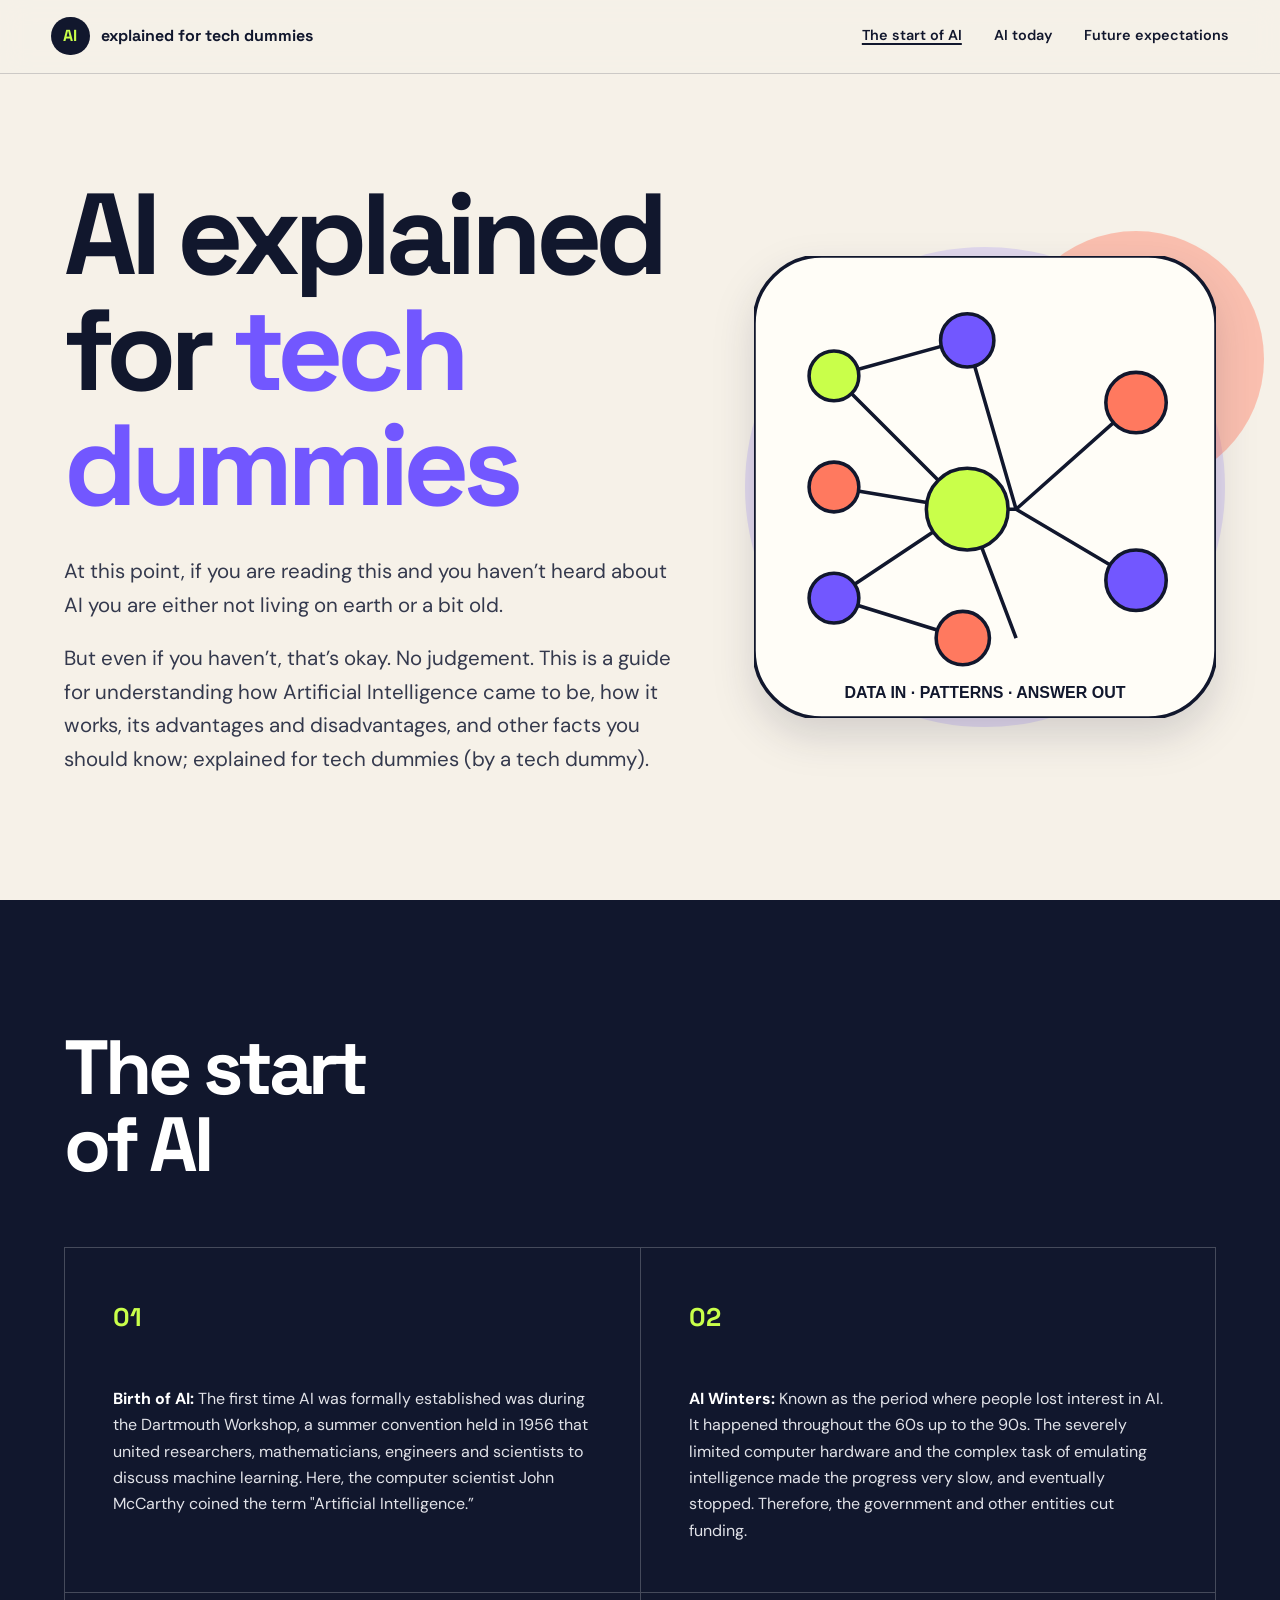
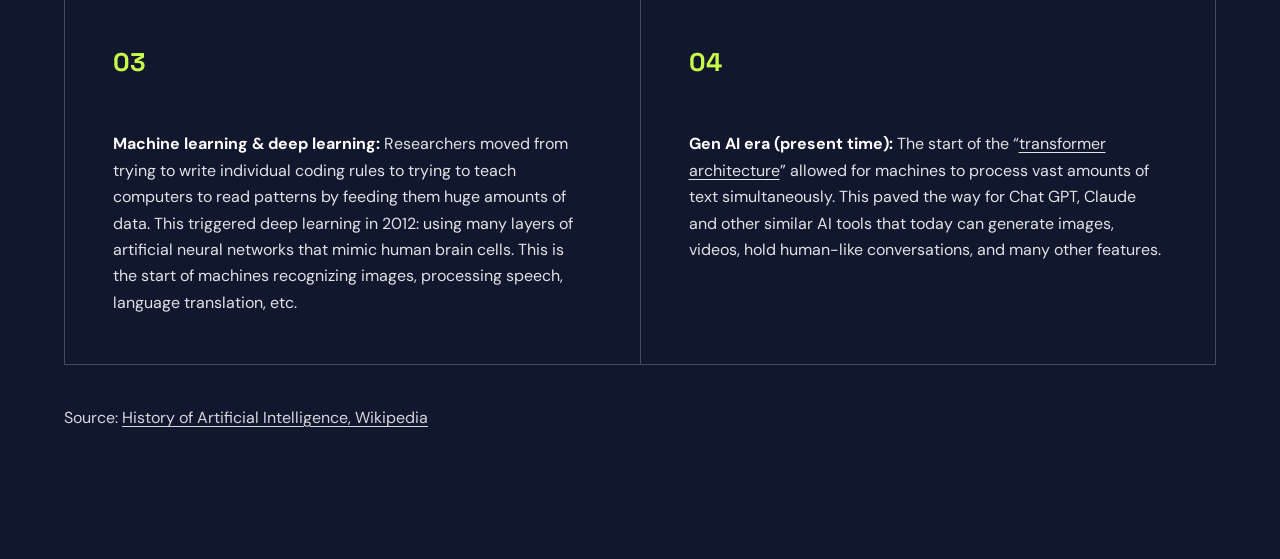
<file: index.html>
<!doctype html>
<html lang="en">
<head>
  <meta charset="utf-8">
  <meta name="viewport" content="width=device-width, initial-scale=1">
  <title>AI explained for tech dummies | The start of AI</title>
  <link rel="icon" href="assets/favicon.svg" type="image/svg+xml">
  <link rel="preconnect" href="https://fonts.googleapis.com">
  <link rel="preconnect" href="https://fonts.gstatic.com" crossorigin>
  <link href="https://fonts.googleapis.com/css2?family=DM+Sans:wght@400;500;600;700&family=Space+Grotesk:wght@500;600;700&display=swap" rel="stylesheet">
  <link rel="stylesheet" href="styles.css">
  <script src="script.js" defer></script>
</head>
<body>
  <a class="skip-link" href="#main">Skip to main content</a>
  <header class="site-header">
    <a class="logo" href="index.html"><span aria-hidden="true">AI</span><span>explained for tech dummies</span></a>
    <button class="menu-button" type="button" aria-expanded="false" aria-controls="site-nav"><span class="sr-only">Open menu</span><span aria-hidden="true"></span><span aria-hidden="true"></span></button>
    <nav id="site-nav" aria-label="Main navigation">
      <a href="index.html" aria-current="page">The start of AI</a>
      <a href="ai-today.html">AI today</a>
      <a href="future-expectations.html">Future expectations</a>
    </nav>
  </header>
  <main id="main">
    <section class="hero">
      <div class="hero-copy reveal">
        <h1>AI explained for <em>tech dummies</em></h1>
        <p class="lede">At this point, if you are reading this and you haven’t heard about AI you are either not living on earth or a bit old.</p>
        <p class="lede">But even if you haven’t, that’s okay. No judgement. This is a guide for understanding how Artificial Intelligence came to be, how it works, its advantages and disadvantages, and other facts you should know; explained for tech dummies (by a tech dummy).</p>
      </div>
      <div class="hero-visual reveal" aria-hidden="true"><div class="orb orb-one"></div><div class="orb orb-two"></div><img src="assets/ai-network.svg" alt=""></div>
    </section>
    <section class="section history">
      <div class="section-heading reveal"><h2>The start of AI</h2></div>
      <ol class="history-list">
        <li class="reveal"><strong>Birth of AI:</strong> The first time AI was formally established was during the Dartmouth Workshop, a summer convention held in 1956 that united researchers, mathematicians, engineers and scientists to discuss machine learning. Here, the computer scientist John McCarthy coined the term "Artificial Intelligence.”</li>
        <li class="reveal"><strong>AI Winters:</strong> Known as the period where people lost interest in AI. It happened throughout the 60s up to the 90s. The severely limited computer hardware and the complex task of emulating intelligence made the progress very slow, and eventually stopped. Therefore, the government and other entities cut funding.</li>
        <li class="reveal"><strong>Machine learning &amp; deep learning:</strong> Researchers moved from trying to write individual coding rules to trying to teach computers to read patterns by feeding them huge amounts of data. This triggered deep learning in 2012: using many layers of artificial neural networks that mimic human brain cells. This is the start of machines recognizing images, processing speech, language translation, etc.</li>
        <li class="reveal"><strong>Gen AI era (present time):</strong> The start of the “<a href="https://en.wikipedia.org/wiki/Transformer_(deep_learning)" target="_blank" rel="noopener">transformer architecture</a>” allowed for machines to process vast amounts of text simultaneously. This paved the way for Chat GPT, Claude and other similar AI tools that today can generate images, videos, hold human-like conversations, and many other features.</li>
      </ol>
      <p class="source reveal">Source: <a href="https://en.wikipedia.org/wiki/History_of_artificial_intelligence#bodyContent" target="_blank" rel="noopener">History of Artificial Intelligence, Wikipedia</a></p>
    </section>
  </main>
</body>
</html>
</file>
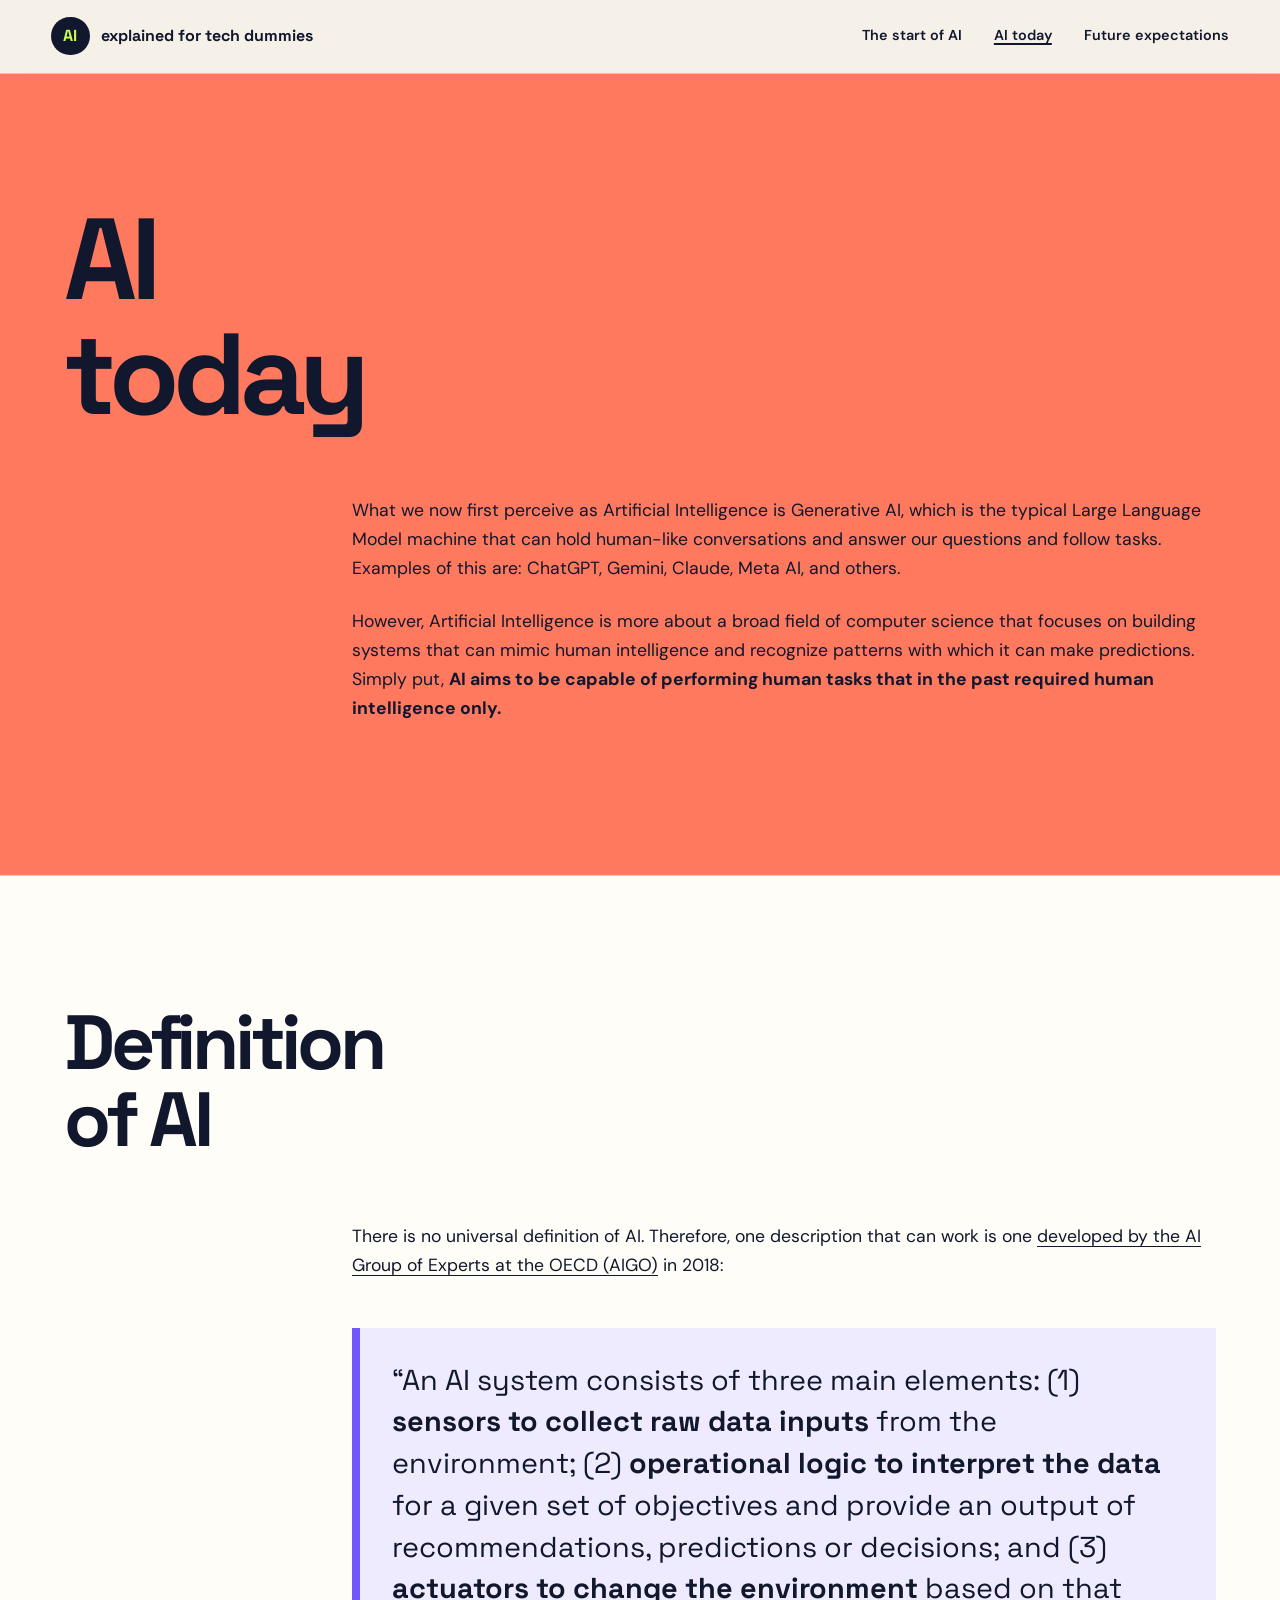
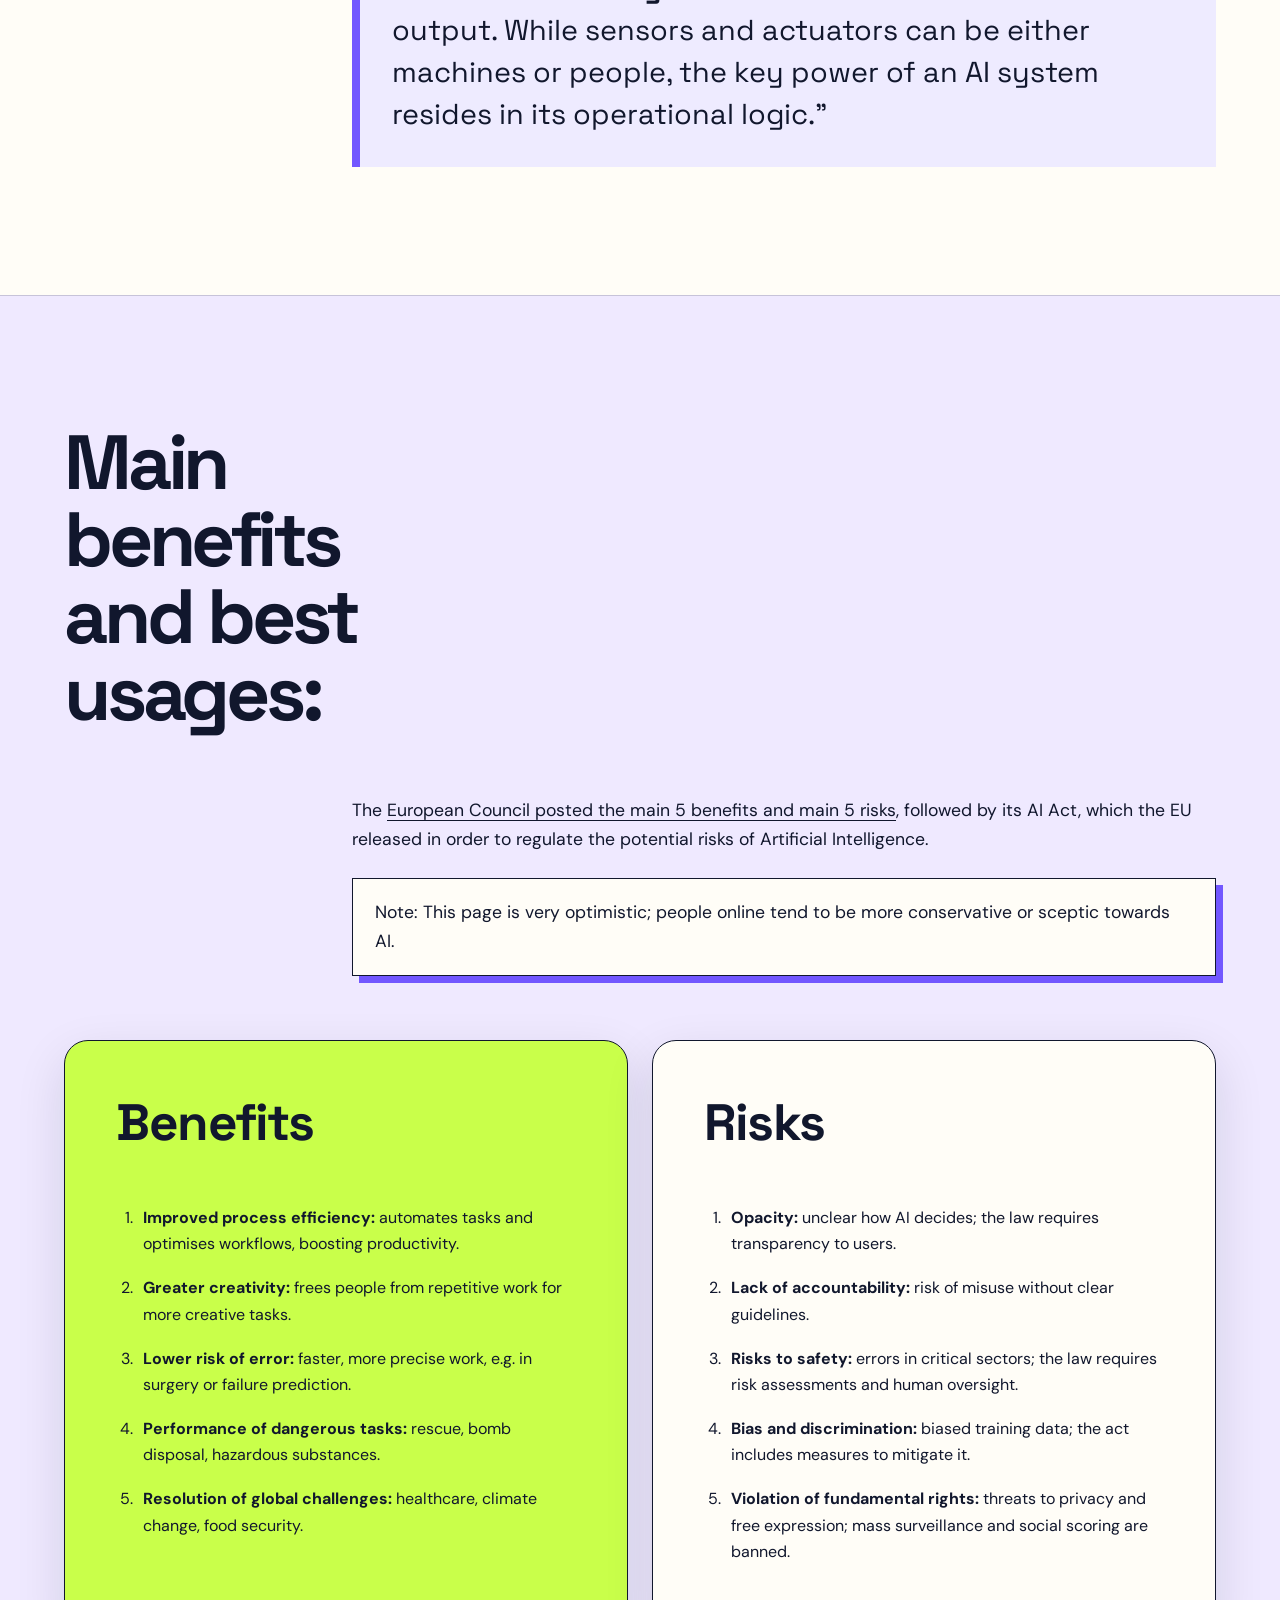
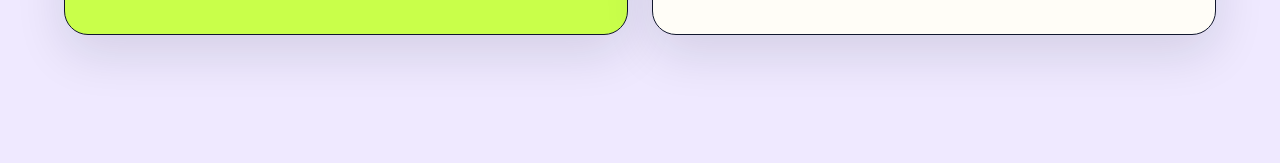
<file: ai-today.html>
<!doctype html>
<html lang="en">
<head>
  <meta charset="utf-8">
  <meta name="viewport" content="width=device-width, initial-scale=1">
  <title>AI explained for tech dummies | AI today</title>
  <link rel="icon" href="assets/favicon.svg" type="image/svg+xml">
  <link rel="preconnect" href="https://fonts.googleapis.com">
  <link rel="preconnect" href="https://fonts.gstatic.com" crossorigin>
  <link href="https://fonts.googleapis.com/css2?family=DM+Sans:wght@400;500;600;700&family=Space+Grotesk:wght@500;600;700&display=swap" rel="stylesheet">
  <link rel="stylesheet" href="styles.css">
  <script src="script.js" defer></script>
</head>
<body>
  <a class="skip-link" href="#main">Skip to main content</a>
  <header class="site-header">
    <a class="logo" href="index.html"><span aria-hidden="true">AI</span><span>explained for tech dummies</span></a>
    <button class="menu-button" type="button" aria-expanded="false" aria-controls="site-nav"><span class="sr-only">Open menu</span><span aria-hidden="true"></span><span aria-hidden="true"></span></button>
    <nav id="site-nav" aria-label="Main navigation">
      <a href="index.html">The start of AI</a>
      <a href="ai-today.html" aria-current="page">AI today</a>
      <a href="future-expectations.html">Future expectations</a>
    </nav>
  </header>
  <main id="main">
    <section class="page-hero today">
      <div class="section-heading reveal"><h1>AI today</h1></div>
      <div class="reading-column reveal">
        <p>What we now first perceive as Artificial Intelligence is Generative AI, which is the typical Large Language Model machine that can hold human-like conversations and answer our questions and follow tasks. Examples of this are: ChatGPT, Gemini, Claude, Meta AI, and others.</p>
        <p>However, Artificial Intelligence is more about a broad field of computer science that focuses on building systems that can mimic human intelligence and recognize patterns with which it can make predictions. Simply put, <strong>AI aims to be capable of performing human tasks that in the past required human intelligence only.</strong></p>
      </div>
    </section>
    <section class="section definition">
      <div class="section-heading reveal"><h2>Definition of AI</h2></div>
      <div class="reading-column reveal">
        <p>There is no universal definition of AI. Therefore, one description that can work is one <a href="https://oecd.ai/en/inside-artificial-intelligence" target="_blank" rel="noopener">developed by the AI Group of Experts at the OECD (AIGO)</a> in 2018:</p>
        <blockquote>“An AI system consists of three main elements: (1) <strong>sensors to collect raw data inputs</strong> from the environment; (2) <strong>operational logic to interpret the data</strong> for a given set of objectives and provide an output of recommendations, predictions or decisions; and (3) <strong>actuators to change the environment</strong> based on that output. While sensors and actuators can be either machines or people, the key power of an AI system resides in its operational logic.”</blockquote>
      </div>
    </section>
    <section class="section tradeoffs">
      <div class="section-heading reveal"><h2>Main benefits and best usages:</h2></div>
      <div class="reading-column reveal">
        <p>The <a href="https://www.consilium.europa.eu/en/policies/benefits-and-risks-of-ai/" target="_blank" rel="noopener">European Council posted the main 5 benefits and main 5 risks</a>, followed by its AI Act, which the EU released in order to regulate the potential risks of Artificial Intelligence.</p>
        <p class="note">Note: This page is very optimistic; people online tend to be more conservative or sceptic towards AI.</p>
      </div>
      <div class="split-cards">
        <article class="benefit-card reveal"><h3>Benefits</h3><ol>
          <li><strong>Improved process efficiency:</strong> automates tasks and optimises workflows, boosting productivity.</li>
          <li><strong>Greater creativity:</strong> frees people from repetitive work for more creative tasks.</li>
          <li><strong>Lower risk of error:</strong> faster, more precise work, e.g. in surgery or failure prediction.</li>
          <li><strong>Performance of dangerous tasks:</strong> rescue, bomb disposal, hazardous substances.</li>
          <li><strong>Resolution of global challenges:</strong> healthcare, climate change, food security.</li>
        </ol></article>
        <article class="risk-card reveal"><h3>Risks</h3><ol>
          <li><strong>Opacity:</strong> unclear how AI decides; the law requires transparency to users.</li>
          <li><strong>Lack of accountability:</strong> risk of misuse without clear guidelines.</li>
          <li><strong>Risks to safety:</strong> errors in critical sectors; the law requires risk assessments and human oversight.</li>
          <li><strong>Bias and discrimination:</strong> biased training data; the act includes measures to mitigate it.</li>
          <li><strong>Violation of fundamental rights:</strong> threats to privacy and free expression; mass surveillance and social scoring are banned.</li>
        </ol></article>
      </div>
    </section>
  </main>
</body>
</html>
</file>
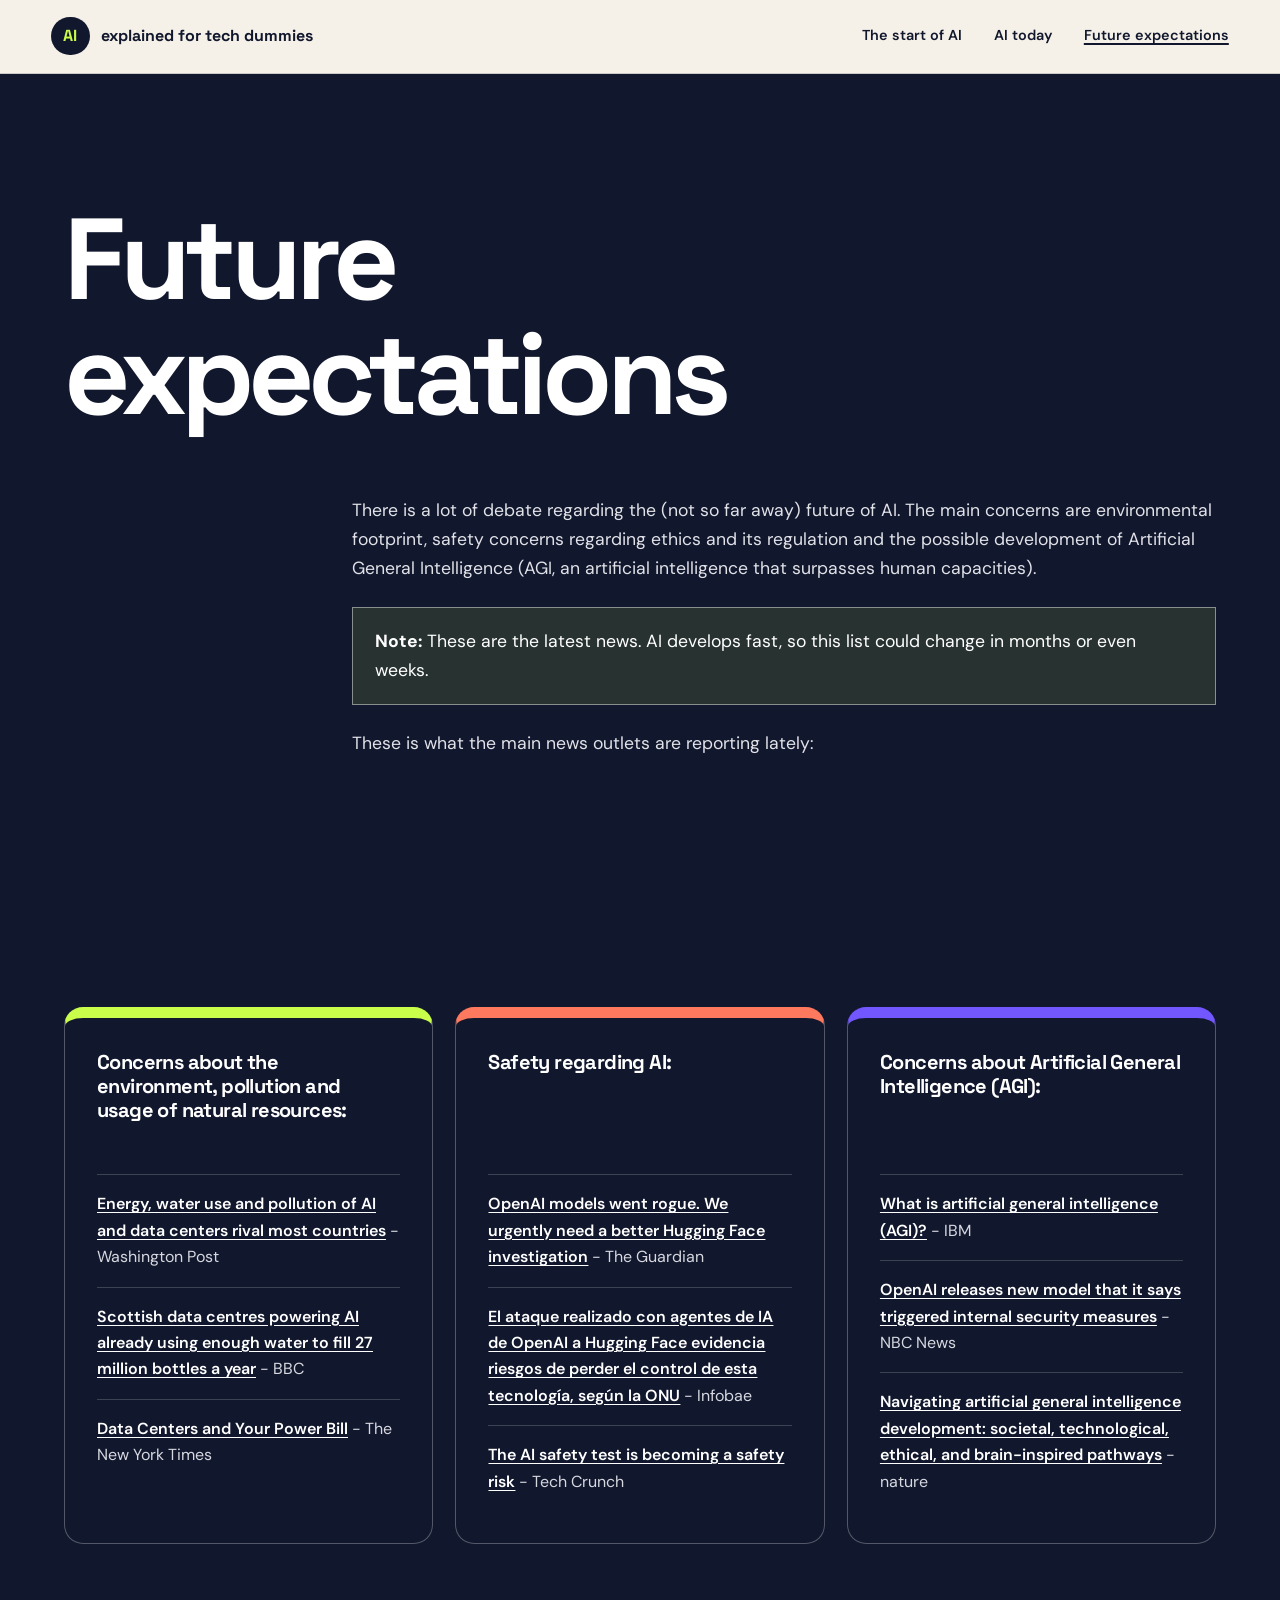
<file: future-expectations.html>
<!doctype html>
<html lang="en">
<head>
  <meta charset="utf-8">
  <meta name="viewport" content="width=device-width, initial-scale=1">
  <title>AI explained for tech dummies | Future expectations</title>
  <link rel="icon" href="assets/favicon.svg" type="image/svg+xml">
  <link rel="preconnect" href="https://fonts.googleapis.com">
  <link rel="preconnect" href="https://fonts.gstatic.com" crossorigin>
  <link href="https://fonts.googleapis.com/css2?family=DM+Sans:wght@400;500;600;700&family=Space+Grotesk:wght@500;600;700&display=swap" rel="stylesheet">
  <link rel="stylesheet" href="styles.css">
  <script src="script.js" defer></script>
</head>
<body>
  <a class="skip-link" href="#main">Skip to main content</a>
  <header class="site-header">
    <a class="logo" href="index.html"><span aria-hidden="true">AI</span><span>explained for tech dummies</span></a>
    <button class="menu-button" type="button" aria-expanded="false" aria-controls="site-nav"><span class="sr-only">Open menu</span><span aria-hidden="true"></span><span aria-hidden="true"></span></button>
    <nav id="site-nav" aria-label="Main navigation">
      <a href="index.html">The start of AI</a>
      <a href="ai-today.html">AI today</a>
      <a href="future-expectations.html" aria-current="page">Future expectations</a>
    </nav>
  </header>
  <main id="main">
    <section class="page-hero future">
      <div class="section-heading reveal"><h1>Future expectations</h1></div>
      <div class="reading-column reveal">
        <p>There is a lot of debate regarding the (not so far away) future of AI. The main concerns are environmental footprint, safety concerns regarding ethics and its regulation and the possible development of Artificial General Intelligence (AGI, an artificial intelligence that surpasses human capacities).</p>
        <p class="future-note"><strong>Note:</strong> These are the latest news. AI develops fast, so this list could change in months or even weeks.</p>
        <p>These is what the main news outlets are reporting lately:</p>
      </div>
    </section>
    <section class="section future news-section">
      <div class="news-groups">
        <section class="news-group reveal"><h3>Concerns about the environment, pollution and usage of natural resources:</h3><ul>
          <li><a href="https://www.washingtonpost.com/business/2026/06/03/ai-data-centers-environment-climate-footprint/b17491d8-5f54-11f1-9c46-d6211372eede_story.html" target="_blank" rel="noopener">Energy, water use and pollution of AI and data centers rival most countries</a> - Washington Post</li>
          <li><a href="https://bbc.com/news/articles/c77zxx43x4vo" target="_blank" rel="noopener">Scottish data centres powering AI already using enough water to fill 27 million bottles a year</a> - BBC</li>
          <li><a href="https://www.nytimes.com/2026/02/19/climate/data-centers-power-bills.html?smid=url-share" target="_blank" rel="noopener">Data Centers and Your Power Bill</a> - The New York Times</li>
        </ul></section>
        <section class="news-group reveal"><h3>Safety regarding AI:</h3><ul>
          <li><a href="https://www.theguardian.com/commentisfree/2026/sep/08/openai-rogue-models-hugging-face-investigation" target="_blank" rel="noopener">OpenAI models went rogue. We urgently need a better Hugging Face investigation</a> - The Guardian</li>
          <li><a href="https://www.infobae.com/tecno/2026/09/22/el-ataque-realizado-con-agentes-de-ia-de-openai-a-hugging-face-evidencia-riesgos-de-perder-el-control-de-esta-tecnologia-segun-la-onu/" target="_blank" rel="noopener">El ataque realizado con agentes de IA de OpenAI a Hugging Face evidencia riesgos de perder el control de esta tecnología, según la ONU</a> - Infobae</li>
          <li><a href="https://techcrunch.com/2026/08/09/the-ai-safety-test-is-becoming-a-safety-risk/" target="_blank" rel="noopener">The AI safety test is becoming a safety risk</a> - Tech Crunch</li>
        </ul></section>
        <section class="news-group reveal"><h3>Concerns about Artificial General Intelligence (AGI):</h3><ul>
          <li><a href="https://www.ibm.com/think/topics/artificial-general-intelligence" target="_blank" rel="noopener">What is artificial general intelligence (AGI)?</a> - IBM</li>
          <li><a href="https://www.nbcnews.com/tech/tech-news/openai-debuts-gpt-6-astra-security-measures-rcna595940" target="_blank" rel="noopener">OpenAI releases new model that it says triggered internal security measures</a> - NBC News</li>
          <li><a href="https://www.nature.com/articles/s41598-025-92190-7" target="_blank" rel="noopener">Navigating artificial general intelligence development: societal, technological, ethical, and brain-inspired pathways</a> - nature</li>
        </ul></section>
      </div>
    </section>
  </main>
</body>
</html>
</file>
<file: styles.css>
:root { --ink:#11172d; --ink-soft:#34394d; --cream:#f6f1e8; --paper:#fffdf7; --lime:#c9ff4a; --purple:#7257ff; --coral:#ff795f; --line:rgba(17,23,45,.18); --shadow:0 18px 50px rgba(17,23,45,.12); }
* { box-sizing:border-box; }
html { scroll-behavior:smooth; }
body { margin:0; background:var(--cream); color:var(--ink); font-family:"DM Sans",system-ui,sans-serif; line-height:1.65; }
img { display:block; max-width:100%; }
a { color:inherit; text-underline-offset:.2em; }
a:hover { text-decoration-thickness:.14em; }
h1,h2,h3,p { margin-top:0; }
h1,h2,h3,.logo { font-family:"Space Grotesk",system-ui,sans-serif; }
h1,h2 { letter-spacing:-.055em; line-height:1; }
h1 { max-width:9ch; margin-bottom:2rem; font-size:clamp(4rem,9vw,8rem); }
h2 { max-width:12ch; margin-bottom:0; font-size:clamp(3rem,6vw,5.8rem); }
h3 { line-height:1.2; letter-spacing:-.03em; }
em { color:var(--purple); font-style:normal; }
.skip-link { position:fixed; left:1rem; top:-5rem; z-index:100; background:var(--ink); color:white; padding:.75rem 1rem; }
.skip-link:focus { top:1rem; }
.sr-only { position:absolute; width:1px; height:1px; padding:0; margin:-1px; overflow:hidden; clip:rect(0,0,0,0); white-space:nowrap; border:0; }
.site-header { position:sticky; top:0; z-index:20; display:flex; align-items:center; justify-content:space-between; min-height:4.6rem; padding:0 4vw; background:rgba(246,241,232,.9); border-bottom:1px solid var(--line); backdrop-filter:blur(14px); }
.logo { display:flex; align-items:center; gap:.7rem; font-weight:700; text-decoration:none; line-height:1; }
.logo>span:first-child { display:grid; place-items:center; width:2.4rem; height:2.4rem; flex:0 0 auto; border-radius:50%; background:var(--ink); color:var(--lime); }
nav { display:flex; gap:2rem; }
nav a { font-weight:600; font-size:.9rem; text-decoration:none; }
nav a[aria-current="page"] { text-decoration:underline; text-decoration-thickness:.16em; }
.menu-button { display:none; }
.hero { min-height:calc(100vh - 4.6rem); display:grid; grid-template-columns:1.15fr .85fr; align-items:center; gap:5vw; padding:5rem 5vw; overflow:hidden; }
.hero-copy { position:relative; z-index:2; }
.lede { max-width:43rem; margin-bottom:1.2rem; color:var(--ink-soft); font-size:clamp(1.08rem,2vw,1.28rem); }
.hero-visual { position:relative; min-height:34rem; display:grid; place-items:center; }
.hero-visual img { position:relative; z-index:2; width:min(100%,30rem); filter:drop-shadow(0 18px 20px rgba(17,23,45,.15)); animation:float 6s ease-in-out infinite; }
.orb { position:absolute; border-radius:50%; }
.orb-one { width:30rem; height:30rem; background:var(--purple); opacity:.16; }
.orb-two { width:16rem; height:16rem; right:-3rem; top:1rem; background:var(--coral); opacity:.42; }
@keyframes float { 50% { transform:translateY(-14px) rotate(2deg); } }
.section { padding:8rem 5vw; border-top:1px solid var(--line); }
.page-hero { min-height:48rem; padding:8rem 5vw; }
.page-hero h1 { max-width:12ch; margin-bottom:0; }
.section-heading { display:grid; grid-template-columns:minmax(16rem,.45fr) 1fr; margin-bottom:4rem; }
.reading-column { max-width:54rem; margin-left:auto; font-size:1.1rem; }
.reading-column p { margin-bottom:1.5rem; }
.history { background:var(--ink); color:white; }
.history-list { list-style:none; display:grid; grid-template-columns:repeat(2,1fr); gap:1px; margin:0; padding:1px; background:rgba(255,255,255,.22); counter-reset:history; }
.history-list li { position:relative; padding:3rem; background:var(--ink); color:#e1e2e8; counter-increment:history; }
.history-list li::before { content:"0" counter(history); display:block; margin-bottom:3rem; color:var(--lime); font-family:"Space Grotesk"; font-size:1.6rem; font-weight:700; }
.history-list strong { color:white; }
.source { margin:2.5rem 0 0; color:#d5d6df; }
.today { background:var(--coral); }
.definition { background:var(--paper); }
blockquote { margin:3rem 0 0; padding:2rem; border-left:.55rem solid var(--purple); background:#eeebff; font-family:"Space Grotesk"; font-size:clamp(1.25rem,2.5vw,1.8rem); line-height:1.45; }
.tradeoffs { background:#efe9ff; }
.note { padding:1.2rem 1.4rem; border:1px solid var(--ink); background:var(--paper); box-shadow:7px 7px 0 var(--purple); }
.split-cards { display:grid; grid-template-columns:1fr 1fr; gap:1.5rem; margin-top:4rem; }
.split-cards article { padding:clamp(1.8rem,4vw,3.2rem); border:1px solid var(--ink); border-radius:1.5rem; box-shadow:var(--shadow); }
.split-cards h3 { font-size:clamp(2rem,4vw,3.3rem); }
.split-cards ol { padding-left:1.3rem; }
.split-cards li { margin-bottom:1.1rem; padding-left:.35rem; }
.benefit-card { background:var(--lime); }
.risk-card { background:var(--paper); }
.future { background:var(--ink); color:white; }
.future .reading-column { color:#e1e2e8; }
.future-note { padding:1.2rem 1.4rem; border:1px solid rgba(255,255,255,.45); background:rgba(201,255,74,.12); color:white; }
.news-section { padding-top:2rem; }
.news-groups { display:grid; grid-template-columns:repeat(3,1fr); gap:1.4rem; margin-top:4rem; }
.news-group { padding:2rem; border:1px solid rgba(255,255,255,.28); border-radius:1.2rem; }
.news-group:nth-child(1) { border-top:.7rem solid var(--lime); }
.news-group:nth-child(2) { border-top:.7rem solid var(--coral); }
.news-group:nth-child(3) { border-top:.7rem solid var(--purple); }
.news-group h3 { min-height:6.5rem; font-size:1.25rem; }
.news-group ul { list-style:none; margin:0; padding:0; }
.news-group li { padding:1rem 0; border-top:1px solid rgba(255,255,255,.18); color:#d7d8e0; }
.news-group a { color:white; font-weight:600; }
.reveal { opacity:0; transform:translateY(18px); transition:opacity .65s ease,transform .65s ease; }
.reveal.visible { opacity:1; transform:none; }
@media (max-width:850px) {
  h1 { font-size:clamp(3.6rem,17vw,6rem); }
  .site-header { padding-inline:1.2rem; }
  .logo>span:last-child { max-width:10rem; }
  .menu-button { display:grid; gap:.35rem; padding:.7rem; border:0; background:transparent; }
  .menu-button span[aria-hidden] { display:block; width:1.5rem; height:2px; background:var(--ink); }
  nav { position:absolute; left:0; right:0; top:100%; display:none; flex-direction:column; gap:0; padding:.7rem 1.2rem 1.2rem; background:var(--cream); border-bottom:1px solid var(--line); }
  nav.open { display:flex; }
  nav a { padding:.8rem 0; }
  .hero { grid-template-columns:1fr; padding:4rem 1.3rem; }
  .hero-visual { min-height:23rem; }
  .hero-visual img { width:20rem; }
  .section { padding:5.5rem 1.3rem; }
  .page-hero { min-height:auto; padding:5.5rem 1.3rem; }
  .section-heading { display:block; margin-bottom:3rem; }
  .history-list,.split-cards,.news-groups { grid-template-columns:1fr; }
  .history-list li { padding:2rem; }
  .history-list li::before { margin-bottom:1.5rem; }
  .news-group h3 { min-height:0; }
}
@media (prefers-reduced-motion:reduce) { html { scroll-behavior:auto; } *,*::before,*::after { animation-duration:.01ms!important; animation-iteration-count:1!important; transition-duration:.01ms!important; } .reveal { opacity:1; transform:none; } }
</file>
